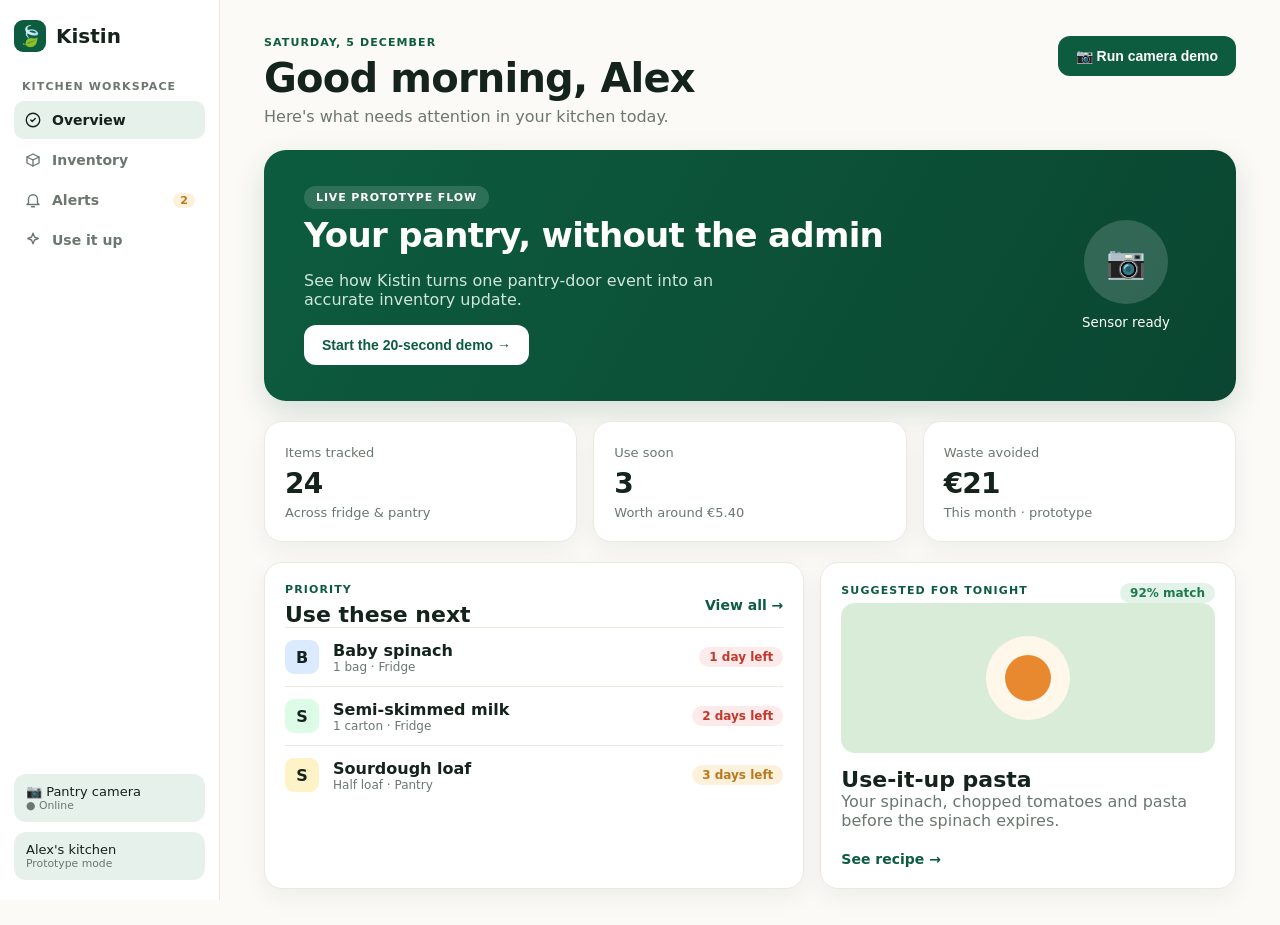
<file: smart-kitchen/index.html>
<!DOCTYPE html>
<html lang="en">
    <head>
        <meta charset="UTF-8">
        <meta name="viewport" content="width=device-width, initial-scale=1">
        <title>Kistin</title>
        <link rel="stylesheet" href="css/style.css">
    </head>
    <body data-page="index.html">
        <aside id="side"></aside>
        <main>
            <header class="top">
                <div>
                    <p class="eyebrow" id="date"></p>
                    <h1>Good morning, Alex</h1>
                    <p class="sub">Here's what needs attention in your kitchen today.</p>
                </div>
                <button class="btn" id="demoTop">📷 Run camera demo</button>
            </header>
            <section class="hero">
                <div>
                    <span class="tag">LIVE PROTOTYPE FLOW</span>
                    <h2>Your pantry, without the admin</h2>
                    <p>See how Kistin turns one pantry-door event into an accurate inventory update.</p>
                    <button class="btn light" id="demo">Start the 20-second demo →</button>
                </div>
                <div class="sensor">
                    <div class="cam">📷</div>
                    <small id="status">Sensor ready</small>
                </div>
            </section>
            <section class="stats">
                <div class="card stat">
                    <span>Items tracked</span>
                    <b id="tracked">24</b>
                    <span>Across fridge &amp; pantry</span>
                </div>
                <div class="card stat">
                    <span>Use soon</span>
                    <b>3</b>
                    <span>Worth around €5.40</span>
                </div>
                <div class="card stat">
                    <span>Waste avoided</span>
                    <b>€21</b>
                    <span>This month · prototype</span>
                </div>
            </section>
            <section class="two">
                <div class="card">
                    <div class="row">
                        <div>
                            <p class="eyebrow">Priority</p>
                            <h3>Use these next</h3>
                        </div>
                        <a href="alerts.html">View all →</a>
                    </div>
                    <div id="next"></div>
                </div>
                <div class="card">
                    <div class="row">
                        <p class="eyebrow">Suggested for tonight</p>
                        <span class="pill grn">92% match</span>
                    </div>
                    <div class="plate" style="background:#d9ecd8;--f:#e9892f">
                        <i></i>
                    </div>
                    <h3>Use-it-up pasta</h3>
                    <p class="sub">Your spinach, chopped tomatoes and pasta before the spinach expires.</p>
                    <br>
                    <a href="recipes.html">See recipe →</a>
                </div>
            </section>
            <div class="toast" id="toast"></div>
            <script src="js/data.js"></script>
            <script src="js/app.js"></script>
    </body>
</html>
</file>
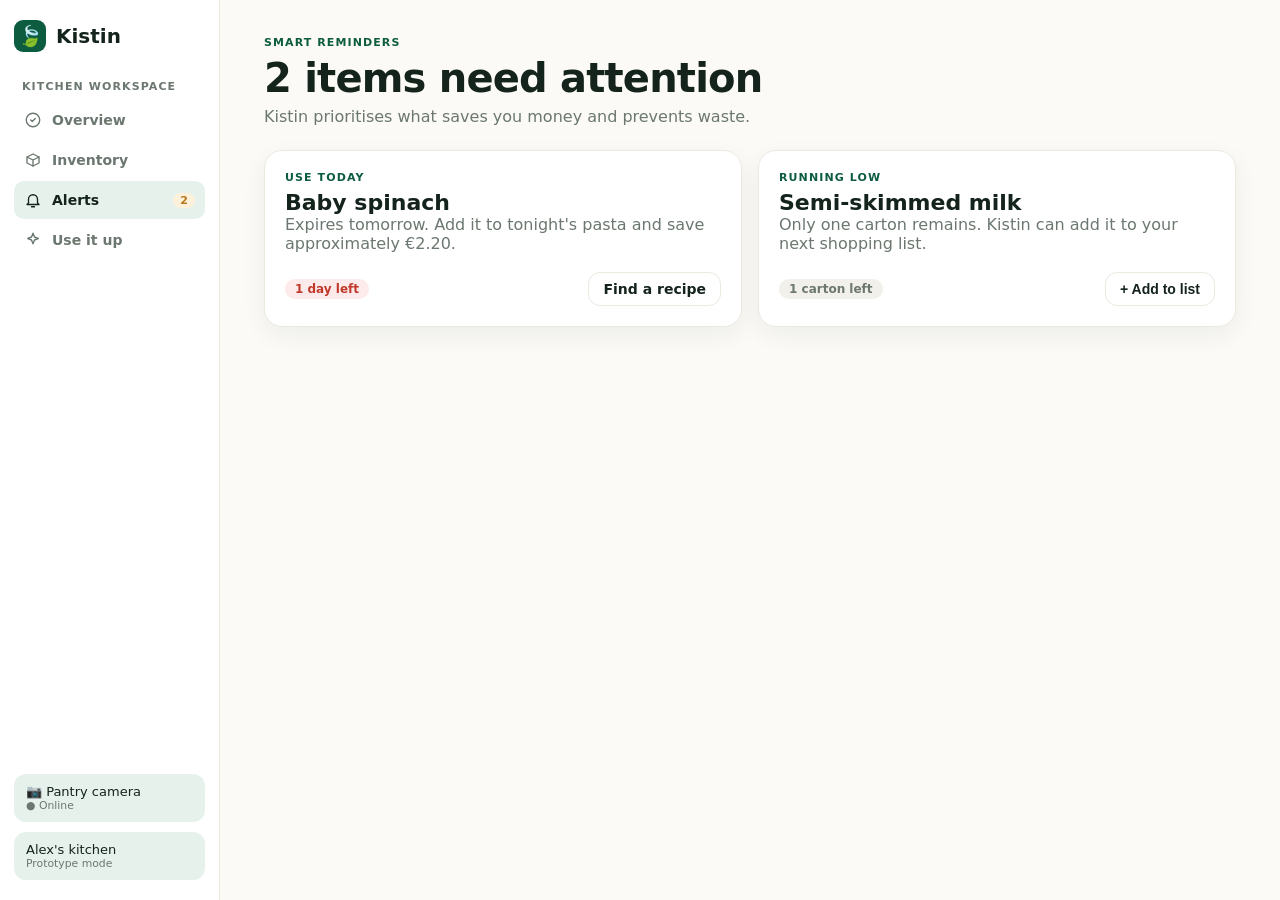
<file: smart-kitchen/alerts.html>
<!DOCTYPE html>
<html lang="en">
    <head>
        <meta charset="UTF-8">
        <meta name="viewport" content="width=device-width, initial-scale=1">
        <title>Kistin</title>
        <link rel="stylesheet" href="css/style.css">
    </head>
    <body data-page="alerts.html">
        <aside id="side"></aside>
        <main>
            <header class="top">
                <div>
                    <p class="eyebrow">Smart reminders</p>
                    <h1>2 items need attention</h1>
                    <p class="sub">Kistin prioritises what saves you money and prevents waste.</p>
                </div>
            </header>
            <section class="two" style="grid-template-columns:1fr 1fr">
                <div class="card">
                    <p class="eyebrow">Use today</p>
                    <h3>Baby spinach</h3>
                    <p class="sub">Expires tomorrow. Add it to tonight's pasta and save approximately €2.20.</p>
                    <br>
                    <div class="row">
                        <span class="pill red">1 day left</span>
                        <a href="recipes.html" class="btn ghost">Find a recipe</a>
                    </div>
                </div>
                <div class="card">
                    <p class="eyebrow">Running low</p>
                    <h3>Semi-skimmed milk</h3>
                    <p class="sub">Only one carton remains. Kistin can add it to your next shopping list.</p>
                    <br>
                    <div class="row">
                        <span class="pill gry">1 carton left</span>
                        <button class="btn ghost" id="addlist">+ Add to list</button>
                    </div>
                </div>
            </section>
            <div class="toast" id="toast"></div>
            <script src="js/data.js"></script>
            <script src="js/app.js"></script>
    </body>
</html>
</file>
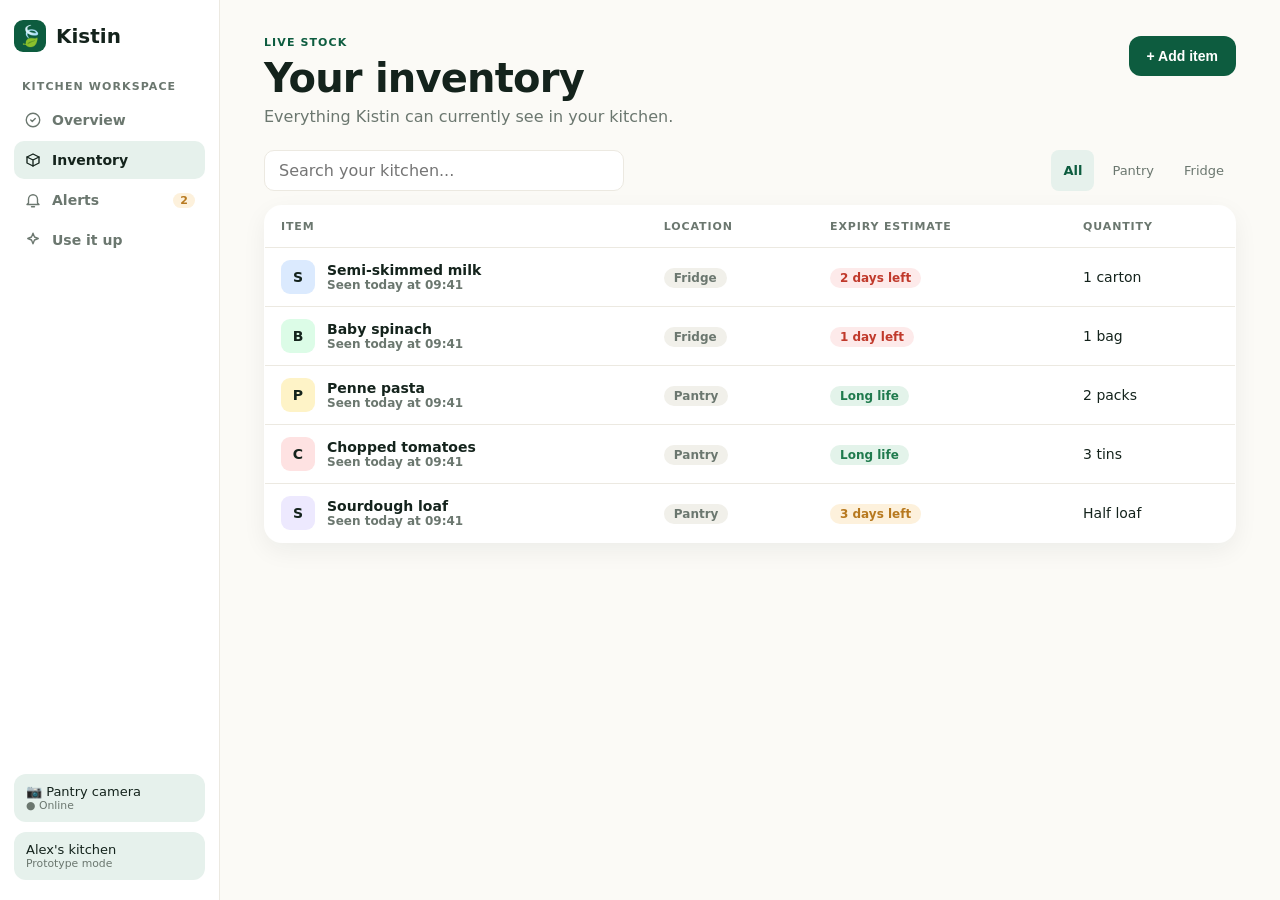
<file: smart-kitchen/inventory.html>
<!DOCTYPE html>
<html lang="en">
    <head>
        <meta charset="UTF-8">
        <meta name="viewport" content="width=device-width, initial-scale=1">
        <title>Kistin</title>
        <link rel="stylesheet" href="css/style.css">
    </head>
    <body data-page="inventory.html">
        <aside id="side"></aside>
        <main>
            <header class="top">
                <div>
                    <p class="eyebrow">Live stock</p>
                    <h1>Your inventory</h1>
                    <p class="sub">Everything Kistin can currently see in your kitchen.</p>
                </div>
                <button class="btn" id="add">+ Add item</button>
            </header>
            <div class="toolbar">
                <input id="q" placeholder="Search your kitchen...">
                <div class="chip">
                    <button class="on" data-f="All">All</button>
                    <button data-f="Pantry">Pantry</button>
                    <button data-f="Fridge">Fridge</button>
                </div>
            </div>
            <table>
                <thead>
                    <tr>
                        <th>ITEM</th>
                        <th>LOCATION</th>
                        <th>EXPIRY ESTIMATE</th>
                        <th>QUANTITY</th>
                    </tr>
                </thead>
                <tbody id="rows"></tbody>
            </table>
            <dialog id="dlg">
                <form id="form">
                    <h3>Add item</h3>
                    <label>Name</label>
                    <input id="n" required>
                    <label>Location</label>
                    <select id="l">
                        <option>Fridge</option>
                        <option>Pantry</option>
                    </select>
                    <label>Quantity</label>
                    <input id="qt" placeholder="e.g. 2 packs">
                    <label>Days until expiry (blank = long life)</label>
                    <input id="d" type="number" min="0">
                    <br>
                    <br>
                    <div class="row">
                        <button type="button" class="btn ghost" id="cancel">Cancel</button>
                        <button class="btn">Add</button>
                    </div>
                </form>
            </dialog>
            <div class="toast" id="toast"></div>
            <script src="js/data.js"></script>
            <script src="js/app.js"></script>
    </body>
</html>
</file>
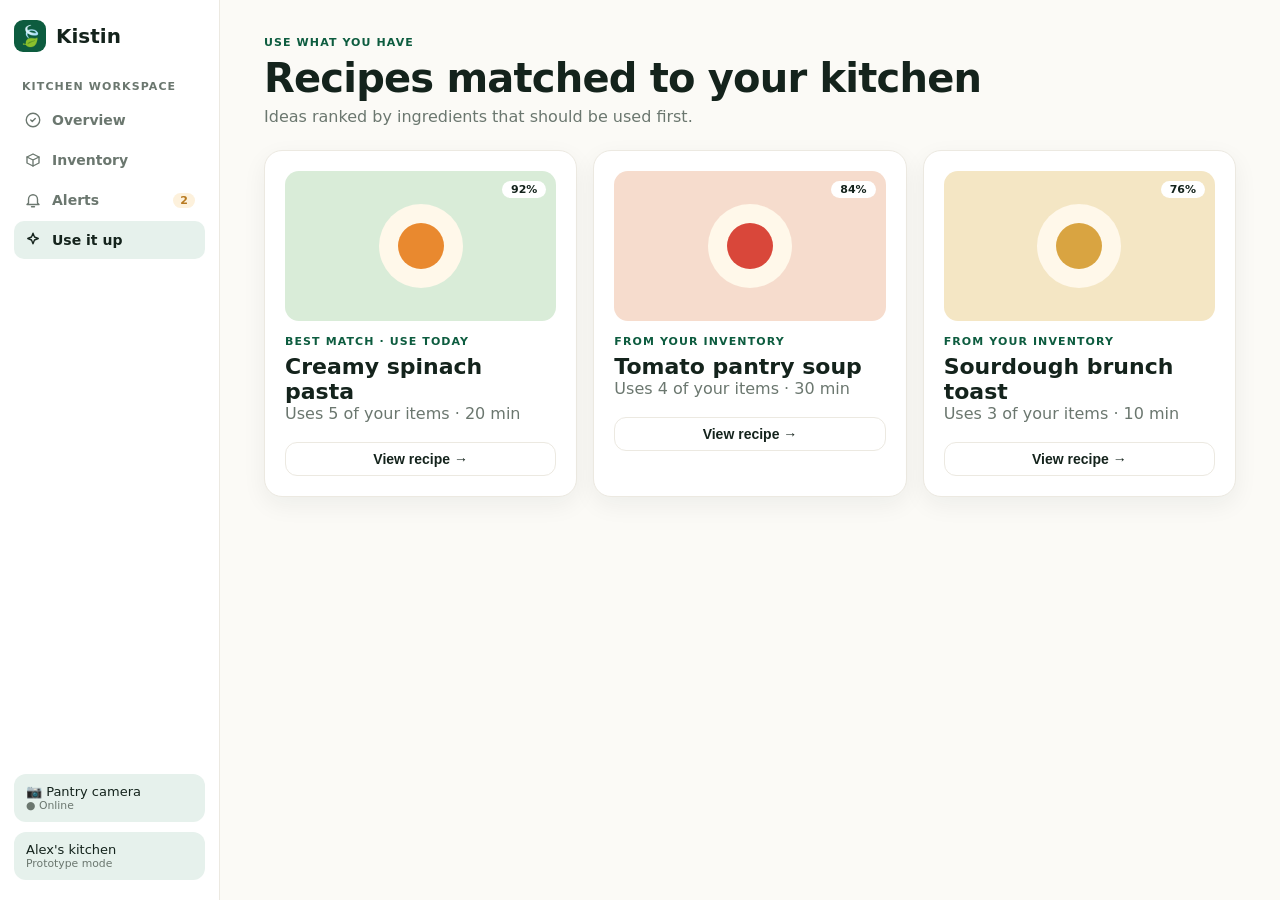
<file: smart-kitchen/recipes.html>
<!DOCTYPE html>
<html lang="en">
    <head>
        <meta charset="UTF-8">
        <meta name="viewport" content="width=device-width, initial-scale=1">
        <title>Kistin</title>
        <link rel="stylesheet" href="css/style.css">
    </head>
    <body data-page="recipes.html">
        <aside id="side"></aside>
        <main>
            <header class="top">
                <div>
                    <p class="eyebrow">Use what you have</p>
                    <h1>Recipes matched to your kitchen</h1>
                    <p class="sub">Ideas ranked by ingredients that should be used first.</p>
                </div>
            </header>
            <section class="cards" id="recipes"></section>
            <div class="toast" id="toast"></div>
            <script src="js/data.js"></script>
            <script src="js/app.js"></script>
    </body>
</html>
</file>
<file: smart-kitchen/css/style.css>
/* Theme */
:root {
  --g: #0d5c3f;
  --gd: #0a4631;
  --bg: #fbfaf6;
  --tx: #14231c;
  --mu: #6b776f;
  --bd: #ece9e1;
  --mint: #e6f1ec;
  --shadow: 0 8px 24px rgba(20, 35, 28, 0.06);
  --shadow-hover: 0 12px 28px rgba(20, 35, 28, 0.1);
}

* {
  box-sizing: border-box;
}

body {
  margin: 0;
  background: var(--bg);
  color: var(--tx);
  font-family: system-ui, -apple-system, "Segoe UI", sans-serif;
}

/* Links and navigation */
a {
  color: var(--g);
  font-size: 14px;
  font-weight: 600;
  text-decoration: none;
}

aside {
  position: fixed;
  inset: 0 auto 0 0;
  display: flex;
  width: 220px;
  flex-direction: column;
  padding: 20px 14px;
  border-right: 1px solid var(--bd);
  background: #fff;
}

.logo {
  display: flex;
  align-items: center;
  gap: 10px;
  margin-bottom: 28px;
  font-size: 20px;
  font-weight: 700;
}

.logo i {
  display: grid;
  width: 32px;
  height: 32px;
  place-items: center;
  border-radius: 9px;
  background: var(--g);
  color: #fff;
  font-style: normal;
}

.eyebrow {
  margin: 0 0 6px;
  color: var(--g);
  font-size: 11px;
  font-weight: 700;
  letter-spacing: 0.1em;
  text-transform: uppercase;
}

aside .eyebrow {
  margin: 0 8px 8px;
  color: var(--mu);
}

aside nav a {
  display: flex;
  align-items: center;
  gap: 10px;
  margin-bottom: 2px;
  padding: 10px;
  border-radius: 10px;
  color: var(--mu);
  transition: background-color 0.18s ease, color 0.18s ease,
    transform 0.18s ease;
}

aside nav a.on,
aside nav a:hover {
  background: var(--mint);
  color: var(--tx);
}

aside svg {
  width: 18px;
  height: 18px;
  fill: none;
  stroke: currentColor;
  stroke-width: 1.8;
  stroke-linecap: round;
  stroke-linejoin: round;
}

.badge {
  margin-left: auto;
  padding: 1px 7px;
  border-radius: 99px;
  background: #fdf1dc;
  color: #b7791f;
  font-size: 11px;
}

.foot {
  display: grid;
  gap: 10px;
  margin-top: auto;
  font-size: 13px;
}

.foot div {
  padding: 10px 12px;
  border-radius: 12px;
  background: var(--mint);
}

.foot small {
  display: block;
  color: var(--mu);
}

/* Main layout and headings */
main {
  width: min(100% - 220px, 1400px);
  max-width: 1160px;
  margin-left: 220px;
  padding: 36px 44px;
}

h1 {
  margin: 0 0 6px;
  font-size: 40px;
  font-weight: 600;
  letter-spacing: -0.02em;
}

h2 {
  margin: 10px 0;
  font-size: 34px;
  font-weight: 600;
  letter-spacing: -0.02em;
}

h3 {
  margin: 0;
  font-size: 22px;
  font-weight: 600;
}

.sub {
  margin: 0;
  color: var(--mu);
}

.top {
  display: flex;
  align-items: flex-start;
  justify-content: space-between;
  gap: 16px;
  margin-bottom: 24px;
}

/* Buttons and form controls */
.btn {
  padding: 12px 18px;
  border: 0;
  border-radius: 12px;
  background: var(--g);
  color: #fff;
  cursor: pointer;
  font-size: 14px;
  font-weight: 600;
  transition: background-color 0.18s ease, color 0.18s ease,
    transform 0.18s ease;
}

.btn:hover {
  transform: translateY(-1px);
  background: var(--gd);
}

.btn.light {
  background: #fff;
  color: var(--g);
}

.btn.ghost {
  padding: 8px 14px;
  border: 1px solid var(--bd);
  background: #fff;
  color: var(--tx);
}

input,
select {
  width: 100%;
  padding: 10px 14px;
  border: 1px solid var(--bd);
  border-radius: 10px;
  background: #fff;
  font: inherit;
}

input:focus,
select:focus {
  border-color: var(--g);
}

a:focus-visible,
button:focus-visible,
input:focus-visible,
select:focus-visible {
  outline: 3px solid #8fc4aa;
  outline-offset: 3px;
}

/* Dashboard hero */
.hero {
  display: flex;
  align-items: center;
  justify-content: space-between;
  gap: 20px;
  margin-bottom: 20px;
  padding: 36px 40px;
  border-radius: 22px;
  background: linear-gradient(120deg, #0d5c3f, #0a4631);
  box-shadow: 0 12px 30px rgba(10, 70, 49, 0.15);
  color: #fff;
}

.hero p {
  max-width: 420px;
  color: #cfe6dc;
}

.tag {
  padding: 5px 12px;
  border-radius: 99px;
  background: rgba(255, 255, 255, 0.14);
  font-size: 11px;
  font-weight: 700;
  letter-spacing: 0.08em;
}

.sensor {
  min-width: 140px;
  text-align: center;
}

.cam {
  display: grid;
  width: 84px;
  height: 84px;
  place-items: center;
  margin: 0 auto 8px;
  border-radius: 50%;
  background: rgba(255, 255, 255, 0.16);
  font-size: 32px;
}

.cam.go {
  animation: pulse 1s infinite;
}

@keyframes pulse {
  50% {
    transform: scale(1.1);
  }
}

/* Cards and dashboard sections */
.stats,
.two,
.cards {
  display: grid;
  gap: 16px;
}

.stats {
  grid-template-columns: repeat(3, 1fr);
  margin-bottom: 20px;
}

.two {
  grid-template-columns: 1.3fr 1fr;
}

.cards {
  grid-template-columns: repeat(3, 1fr);
}

.card {
  padding: 20px;
  border: 1px solid var(--bd);
  border-radius: 18px;
  background: #fff;
  box-shadow: var(--shadow);
  transition: transform 0.18s ease, box-shadow 0.18s ease;
}

.cards .card:hover {
  transform: translateY(-3px);
  box-shadow: var(--shadow-hover);
}

.stat b {
  display: block;
  margin: 6px 0 2px;
  font-size: 28px;
  letter-spacing: -0.03em;
}

.stat span {
  color: var(--mu);
  font-size: 13px;
}

.row {
  display: flex;
  align-items: center;
  justify-content: space-between;
  gap: 12px;
}

.item {
  display: flex;
  align-items: center;
  gap: 14px;
  padding: 12px 0;
  border-top: 1px solid var(--bd);
}

.item small,
td small {
  display: block;
  color: var(--mu);
  font-size: 12px;
}

.av {
  display: grid;
  width: 34px;
  height: 34px;
  flex: none;
  place-items: center;
  border-radius: 9px;
  font-weight: 700;
}

/* Status labels and recipe illustrations */
.pill {
  padding: 3px 10px;
  border-radius: 99px;
  font-size: 12px;
  font-weight: 600;
  white-space: nowrap;
}

.red {
  background: #fdeaea;
  color: #c0392b;
}

.amb {
  background: #fdf1dc;
  color: #b7791f;
}

.grn {
  background: #e3f3ea;
  color: #1f7a4d;
}

.gry {
  background: #f1f0ea;
  color: var(--mu);
}

.plate {
  position: relative;
  display: grid;
  height: 150px;
  place-items: center;
  margin-bottom: 14px;
  border-radius: 14px;
}

.plate i {
  display: grid;
  width: 84px;
  height: 84px;
  place-items: center;
  border-radius: 50%;
  background: #fff8ea;
}

.plate i::after {
  width: 46px;
  height: 46px;
  border-radius: 50%;
  background: var(--f);
  content: "";
}

.plate em {
  position: absolute;
  top: 10px;
  right: 10px;
  padding: 2px 9px;
  border-radius: 99px;
  background: #fff;
  font-size: 11px;
  font-style: normal;
  font-weight: 700;
}

/* Inventory toolbar and table */
.toolbar {
  display: flex;
  gap: 12px;
  margin: 20px 0 14px;
}

.toolbar input {
  max-width: 360px;
}

.chip {
  display: flex;
  gap: 6px;
  margin-left: auto;
}

.chip button {
  padding: 7px 12px;
  border: 0;
  border-radius: 8px;
  background: none;
  color: var(--mu);
  cursor: pointer;
  font: inherit;
  font-size: 13px;
  transition: background-color 0.18s ease, color 0.18s ease,
    transform 0.18s ease;
}

.chip button.on {
  background: var(--mint);
  color: var(--g);
  font-weight: 600;
}

table {
  width: 100%;
  overflow: hidden;
  border: 1px solid var(--bd);
  border-collapse: collapse;
  border-radius: 18px;
  background: #fff;
  box-shadow: var(--shadow);
}

th {
  padding: 14px 16px;
  color: var(--mu);
  font-size: 11px;
  letter-spacing: 0.08em;
  text-align: left;
}

td {
  padding: 12px 16px;
  border-top: 1px solid var(--bd);
  font-size: 14px;
}

td .nm {
  display: flex;
  align-items: center;
  gap: 12px;
  font-weight: 600;
}

tr:hover td {
  background: #fbfcfa;
}

/* Dialog and notifications */
dialog {
  width: 340px;
  padding: 24px;
  border: 0;
  border-radius: 18px;
  box-shadow: 0 20px 60px rgba(0, 0, 0, 0.18);
}

dialog::backdrop {
  background: #0006;
}

dialog label {
  display: block;
  margin: 10px 0 4px;
  color: var(--mu);
  font-size: 13px;
}

.toast {
  position: fixed;
  right: 24px;
  bottom: 24px;
  display: none;
  padding: 12px 18px;
  border-radius: 12px;
  background: var(--g);
  color: #fff;
}

/* Responsive layout */
@media (max-width: 800px) {
  aside {
    position: sticky;
    z-index: 5;
    width: auto;
    flex-direction: row;
    flex-wrap: wrap;
    align-items: center;
    padding: 12px 16px;
    box-shadow: 0 3px 12px rgba(20, 35, 28, 0.06);
  }

  .foot,
  aside .eyebrow {
    display: none;
  }

  aside nav {
    display: flex;
    width: 100%;
    gap: 4px;
    overflow-x: auto;
    padding-bottom: 2px;
    white-space: nowrap;
  }

  aside nav a {
    flex: 0 0 auto;
  }

  .logo {
    margin: 0 12px 0 0;
  }

  main {
    width: 100%;
    margin: 0;
    padding: 20px;
  }

  .stats,
  .two,
  .cards {
    grid-template-columns: 1fr;
  }

  .hero {
    align-items: flex-start;
    flex-direction: column;
  }

  h1 {
    font-size: 30px;
  }
}

@media (max-width: 520px) {
  main {
    padding: 20px 16px;
  }

  .top {
    flex-direction: column;
  }

  .top .btn {
    width: 100%;
  }

  .toolbar {
    flex-wrap: wrap;
  }

  .toolbar input {
    max-width: none;
  }

  .chip {
    margin-left: 0;
    overflow-x: auto;
  }

  .card {
    padding: 16px;
  }

  h2 {
    font-size: 28px;
  }

  table {
    display: block;
    overflow-x: auto;
    white-space: nowrap;
  }
}

@media (prefers-reduced-motion: reduce) {
  *,
  *::before,
  *::after {
    scroll-behavior: auto !important;
    animation-duration: 0.01ms !important;
    transition-duration: 0.01ms !important;
  }
}
</file>
